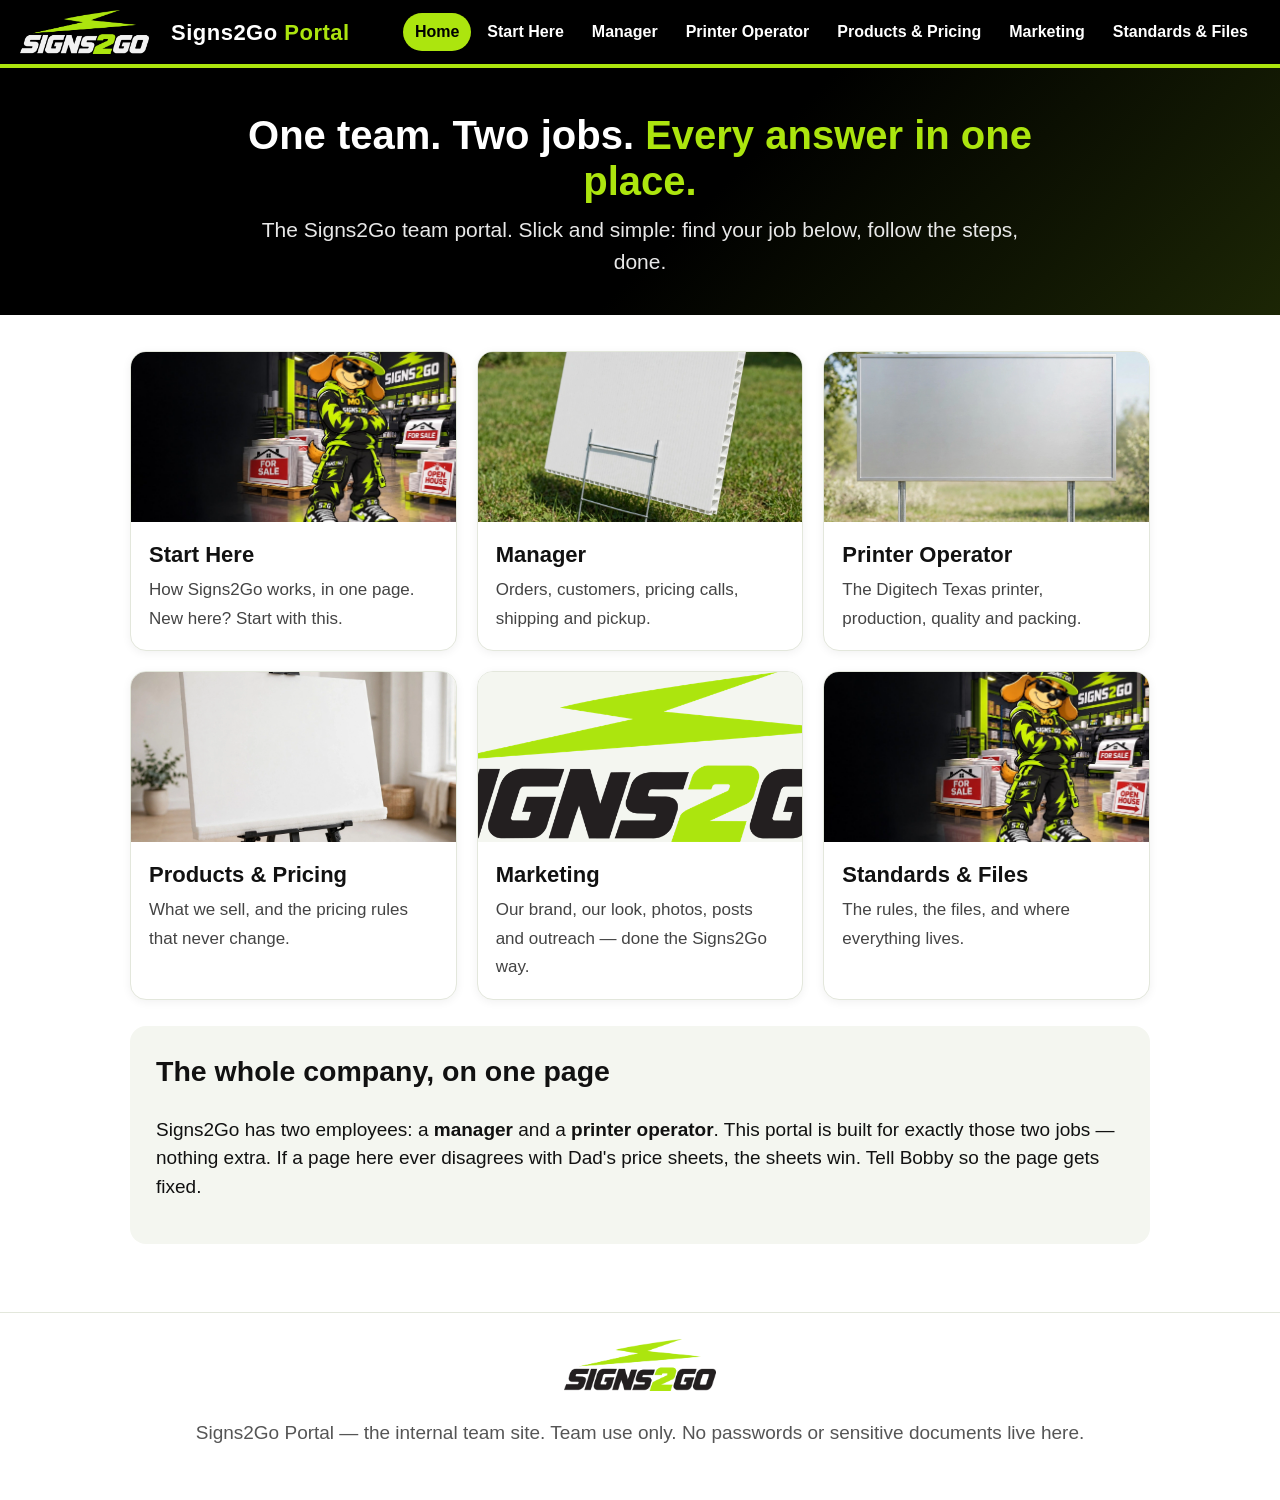
<file: index.html>
<!DOCTYPE html>
<html lang="en">
<head>
<meta charset="utf-8">
<meta name="viewport" content="width=device-width, initial-scale=1">
<title>Home — Signs2Go Portal</title>
<link rel="stylesheet" href="styles.css">
</head>
<body>
<header class="topbar">
  <a class="brand" href="index.html"><img src="images/logo-white.png" alt="Signs2Go"></a>
  <div class="portalname">Signs2Go <span>Portal</span></div>
  <nav><a href="index.html" class=active>Home</a><a href="start.html">Start Here</a><a href="manager.html">Manager</a><a href="printer.html">Printer Operator</a><a href="products.html">Products & Pricing</a><a href="marketing.html">Marketing</a><a href="standards.html">Standards & Files</a></nav>
</header>
<section class="hero">
  <h1>One team. Two jobs. <em>Every answer in one place.</em></h1>
  <p>The Signs2Go team portal. Slick and simple: find your job below, follow the steps, done.</p>
</section>
<main>
<div class="grid"><a class="card" href="start.html"><img class="cardimg" src="images/shop.jpg" alt=""><span class="cardbody"><strong>Start Here</strong><span>How Signs2Go works, in one page. New here? Start with this.</span></span></a><a class="card" href="manager.html"><img class="cardimg" src="images/coroplast.webp" alt=""><span class="cardbody"><strong>Manager</strong><span>Orders, customers, pricing calls, shipping and pickup.</span></span></a><a class="card" href="printer.html"><img class="cardimg" src="images/maxmetal.webp" alt=""><span class="cardbody"><strong>Printer Operator</strong><span>The Digitech Texas printer, production, quality and packing.</span></span></a><a class="card" href="products.html"><img class="cardimg" src="images/foamboard.webp" alt=""><span class="cardbody"><strong>Products & Pricing</strong><span>What we sell, and the pricing rules that never change.</span></span></a><a class="card" href="marketing.html"><img class="cardimg" src="images/logo-black.png" alt=""><span class="cardbody"><strong>Marketing</strong><span>Our brand, our look, photos, posts and outreach — done the Signs2Go way.</span></span></a><a class="card" href="standards.html"><img class="cardimg" src="images/shop.jpg" alt=""><span class="cardbody"><strong>Standards & Files</strong><span>The rules, the files, and where everything lives.</span></span></a></div><section class="band"><h2>The whole company, on one page</h2><p>Signs2Go has two employees: a <strong>manager</strong> and a <strong>printer operator</strong>. This portal is built for exactly those two jobs — nothing extra. If a page here ever disagrees with Dad's price sheets, the sheets win. Tell Bobby so the page gets fixed.</p></section>
</main>
<footer>
  <img src="images/logo-black.png" alt="Signs2Go">
  <p>Signs2Go Portal — the internal team site. Team use only. No passwords or sensitive documents live here.</p>
</footer>
<script src="steps.js"></script>
</body>
</html>
</file>
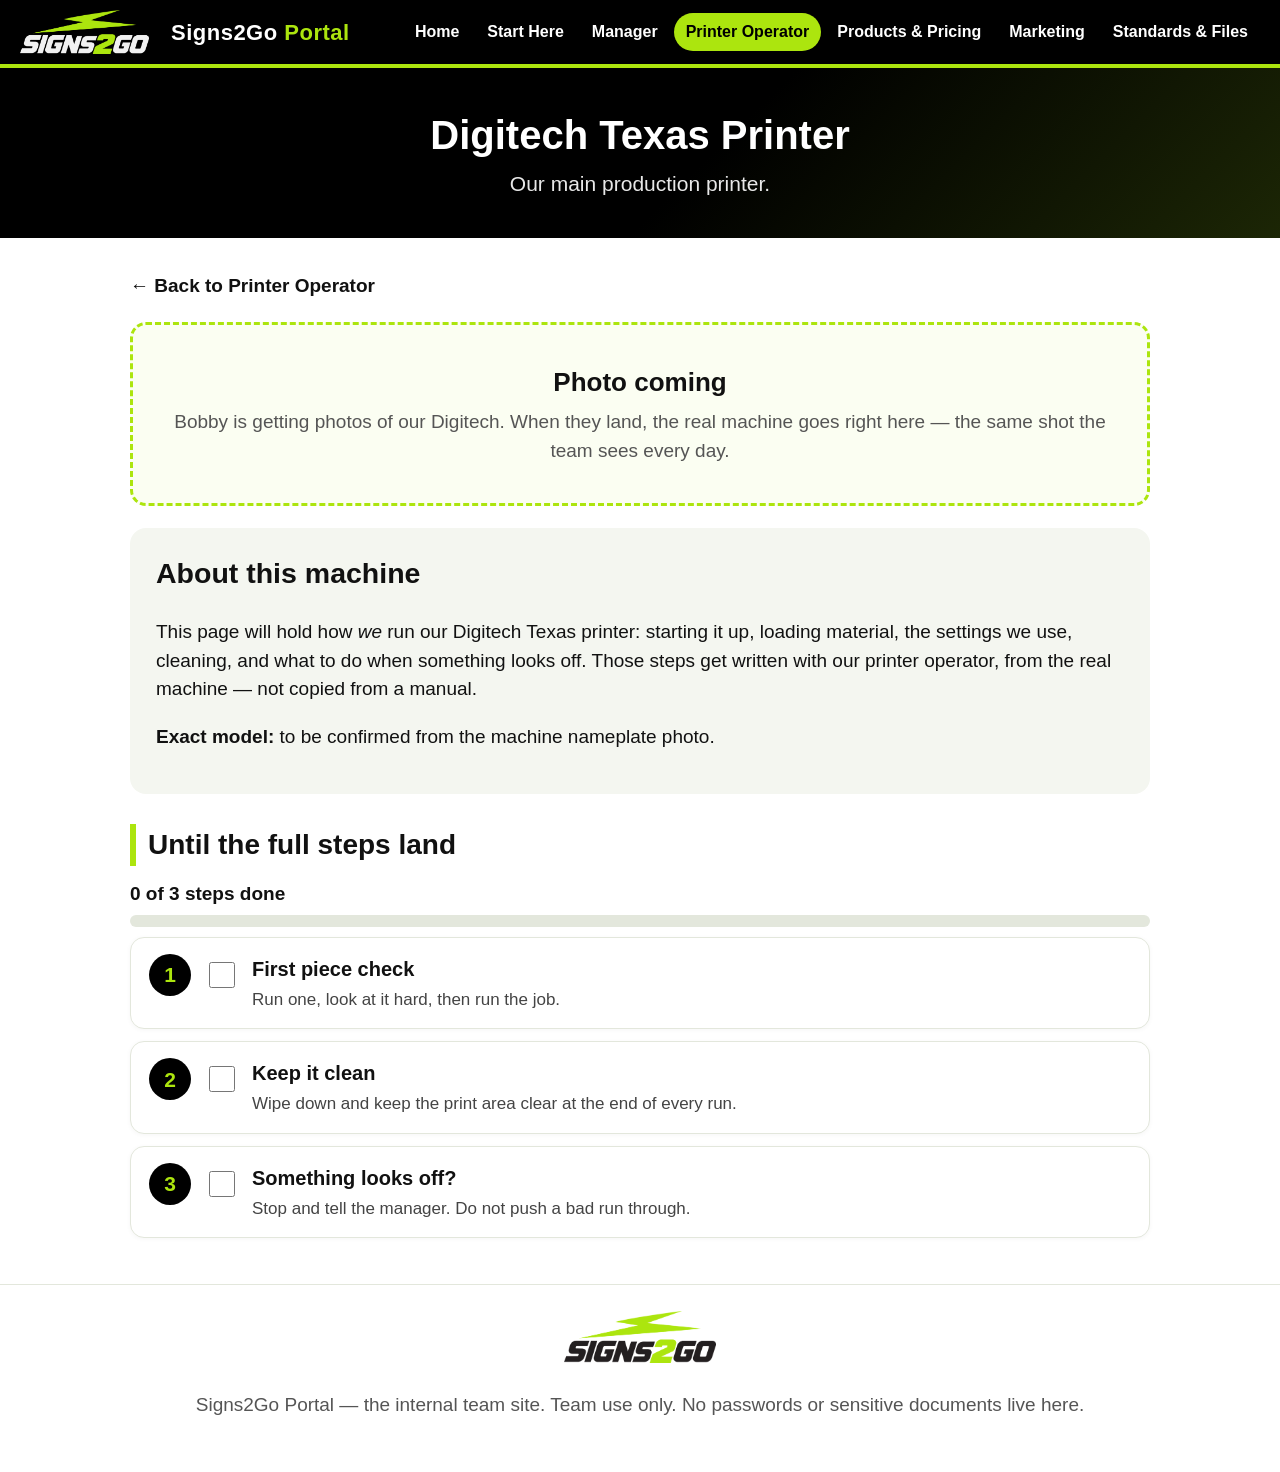
<file: digitech.html>
<!DOCTYPE html>
<html lang="en">
<head>
<meta charset="utf-8">
<meta name="viewport" content="width=device-width, initial-scale=1">
<title>Digitech Texas Printer — Signs2Go Portal</title>
<link rel="stylesheet" href="styles.css">
</head>
<body>
<header class="topbar">
  <a class="brand" href="index.html"><img src="images/logo-white.png" alt="Signs2Go"></a>
  <div class="portalname">Signs2Go <span>Portal</span></div>
  <nav><a href="index.html">Home</a><a href="start.html">Start Here</a><a href="manager.html">Manager</a><a href="printer.html" class=active>Printer Operator</a><a href="products.html">Products & Pricing</a><a href="marketing.html">Marketing</a><a href="standards.html">Standards & Files</a></nav>
</header>
<section class="hero">
  <h1>Digitech Texas Printer</h1>
  <p>Our main production printer.</p>
</section>
<main>
<a class="back" href="printer.html">&larr; Back to Printer Operator</a><div class="photospot"><strong>Photo coming</strong><span>Bobby is getting photos of our Digitech. When they land, the real machine goes right here — the same shot the team sees every day.</span></div><section class="band"><h2>About this machine</h2><p>This page will hold how <em>we</em> run our Digitech Texas printer: starting it up, loading material, the settings we use, cleaning, and what to do when something looks off. Those steps get written with our printer operator, from the real machine — not copied from a manual.</p><p><strong>Exact model:</strong> to be confirmed from the machine nameplate photo.</p></section><h2 class="sect">Until the full steps land</h2><div class="progresswrap"><span class="progresstext">0 of 3 steps done</span><div class="progress"><div class="bar"></div></div></div><div class="steps"><label class="step"><input type="checkbox" class="stepcheck"><span><span class="steptitle">First piece check</span><p>Run one, look at it hard, then run the job.</p></span></label><label class="step"><input type="checkbox" class="stepcheck"><span><span class="steptitle">Keep it clean</span><p>Wipe down and keep the print area clear at the end of every run.</p></span></label><label class="step"><input type="checkbox" class="stepcheck"><span><span class="steptitle">Something looks off?</span><p>Stop and tell the manager. Do not push a bad run through.</p></span></label></div><p class="alldone" hidden>All steps done. Nice work.</p>
</main>
<footer>
  <img src="images/logo-black.png" alt="Signs2Go">
  <p>Signs2Go Portal — the internal team site. Team use only. No passwords or sensitive documents live here.</p>
</footer>
<script src="steps.js"></script>
</body>
</html>
</file>
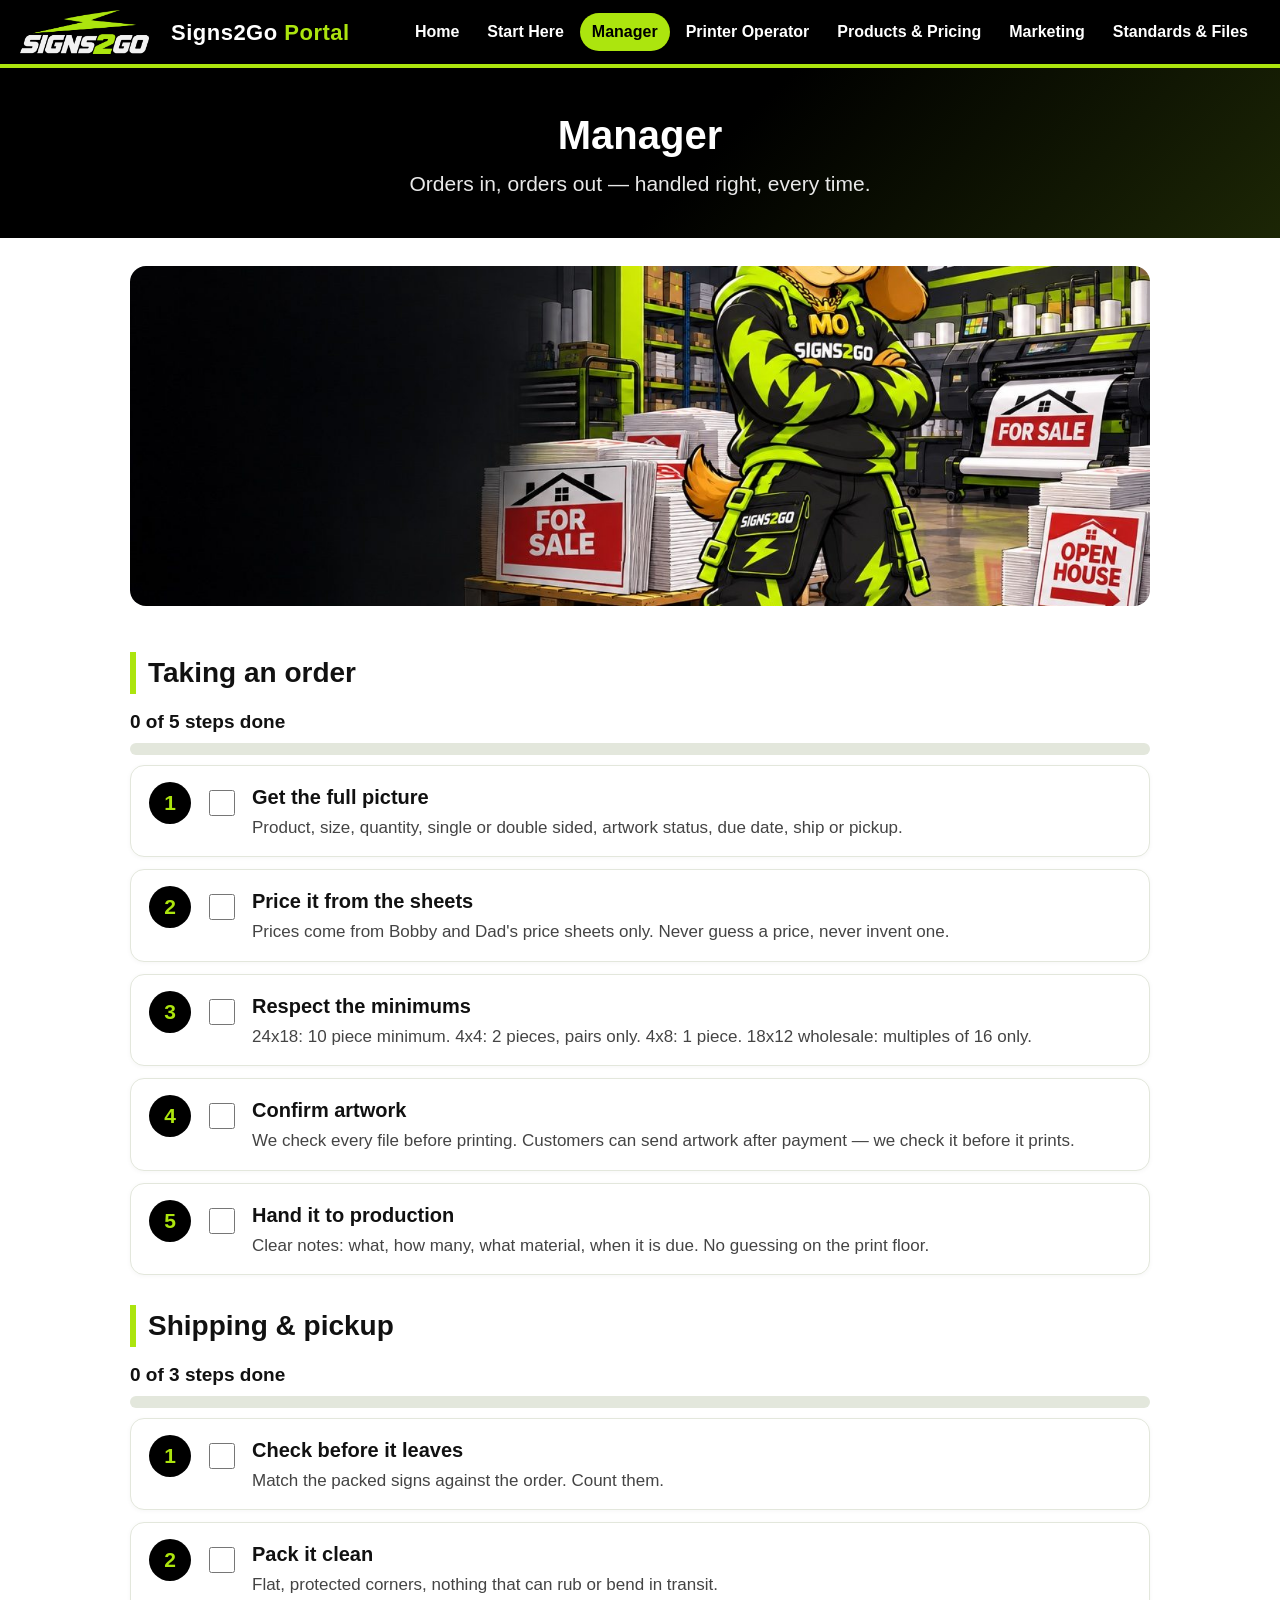
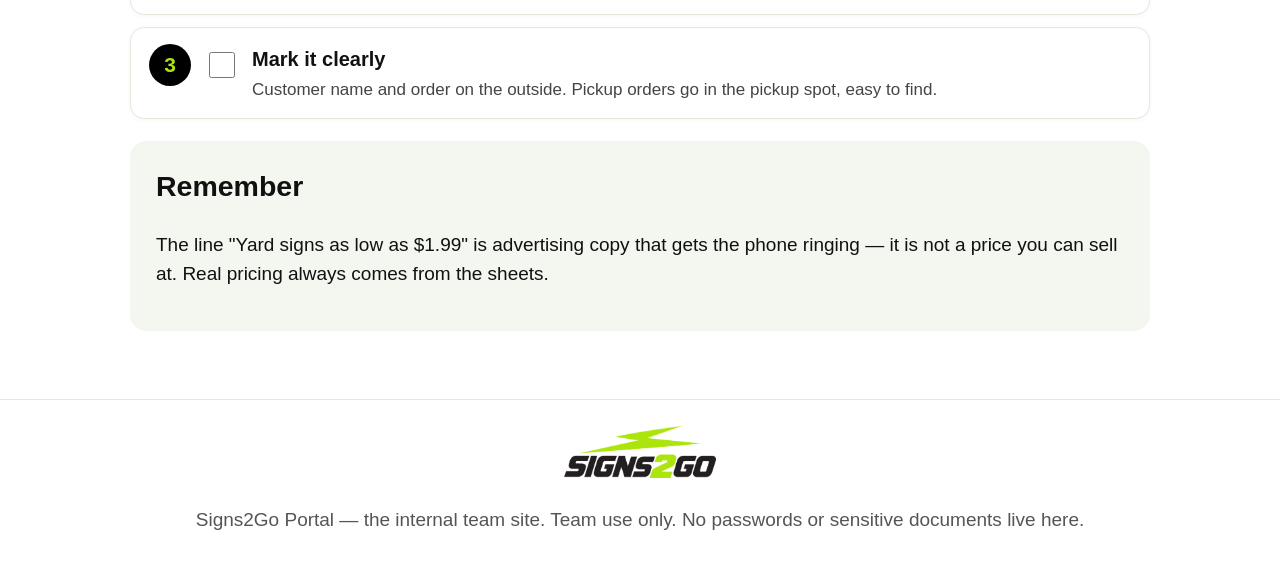
<file: manager.html>
<!DOCTYPE html>
<html lang="en">
<head>
<meta charset="utf-8">
<meta name="viewport" content="width=device-width, initial-scale=1">
<title>Manager — Signs2Go Portal</title>
<link rel="stylesheet" href="styles.css">
</head>
<body>
<header class="topbar">
  <a class="brand" href="index.html"><img src="images/logo-white.png" alt="Signs2Go"></a>
  <div class="portalname">Signs2Go <span>Portal</span></div>
  <nav><a href="index.html">Home</a><a href="start.html">Start Here</a><a href="manager.html" class=active>Manager</a><a href="printer.html">Printer Operator</a><a href="products.html">Products & Pricing</a><a href="marketing.html">Marketing</a><a href="standards.html">Standards & Files</a></nav>
</header>
<section class="hero">
  <h1>Manager</h1>
  <p>Orders in, orders out — handled right, every time.</p>
</section>
<main>
<img class="pageimg" src="images/shop.jpg" alt=""><h2 class="sect">Taking an order</h2><div class="progresswrap"><span class="progresstext">0 of 5 steps done</span><div class="progress"><div class="bar"></div></div></div><div class="steps"><label class="step"><input type="checkbox" class="stepcheck"><span><span class="steptitle">Get the full picture</span><p>Product, size, quantity, single or double sided, artwork status, due date, ship or pickup.</p></span></label><label class="step"><input type="checkbox" class="stepcheck"><span><span class="steptitle">Price it from the sheets</span><p>Prices come from Bobby and Dad's price sheets only. Never guess a price, never invent one.</p></span></label><label class="step"><input type="checkbox" class="stepcheck"><span><span class="steptitle">Respect the minimums</span><p>24x18: 10 piece minimum. 4x4: 2 pieces, pairs only. 4x8: 1 piece. 18x12 wholesale: multiples of 16 only.</p></span></label><label class="step"><input type="checkbox" class="stepcheck"><span><span class="steptitle">Confirm artwork</span><p>We check every file before printing. Customers can send artwork after payment — we check it before it prints.</p></span></label><label class="step"><input type="checkbox" class="stepcheck"><span><span class="steptitle">Hand it to production</span><p>Clear notes: what, how many, what material, when it is due. No guessing on the print floor.</p></span></label></div><p class="alldone" hidden>All steps done. Nice work.</p><h2 class="sect">Shipping &amp; pickup</h2><div class="progresswrap"><span class="progresstext">0 of 3 steps done</span><div class="progress"><div class="bar"></div></div></div><div class="steps"><label class="step"><input type="checkbox" class="stepcheck"><span><span class="steptitle">Check before it leaves</span><p>Match the packed signs against the order. Count them.</p></span></label><label class="step"><input type="checkbox" class="stepcheck"><span><span class="steptitle">Pack it clean</span><p>Flat, protected corners, nothing that can rub or bend in transit.</p></span></label><label class="step"><input type="checkbox" class="stepcheck"><span><span class="steptitle">Mark it clearly</span><p>Customer name and order on the outside. Pickup orders go in the pickup spot, easy to find.</p></span></label></div><p class="alldone" hidden>All steps done. Nice work.</p><section class="band"><h2>Remember</h2><p>The line "Yard signs as low as $1.99" is advertising copy that gets the phone ringing — it is not a price you can sell at. Real pricing always comes from the sheets.</p></section>
</main>
<footer>
  <img src="images/logo-black.png" alt="Signs2Go">
  <p>Signs2Go Portal — the internal team site. Team use only. No passwords or sensitive documents live here.</p>
</footer>
<script src="steps.js"></script>
</body>
</html>
</file>
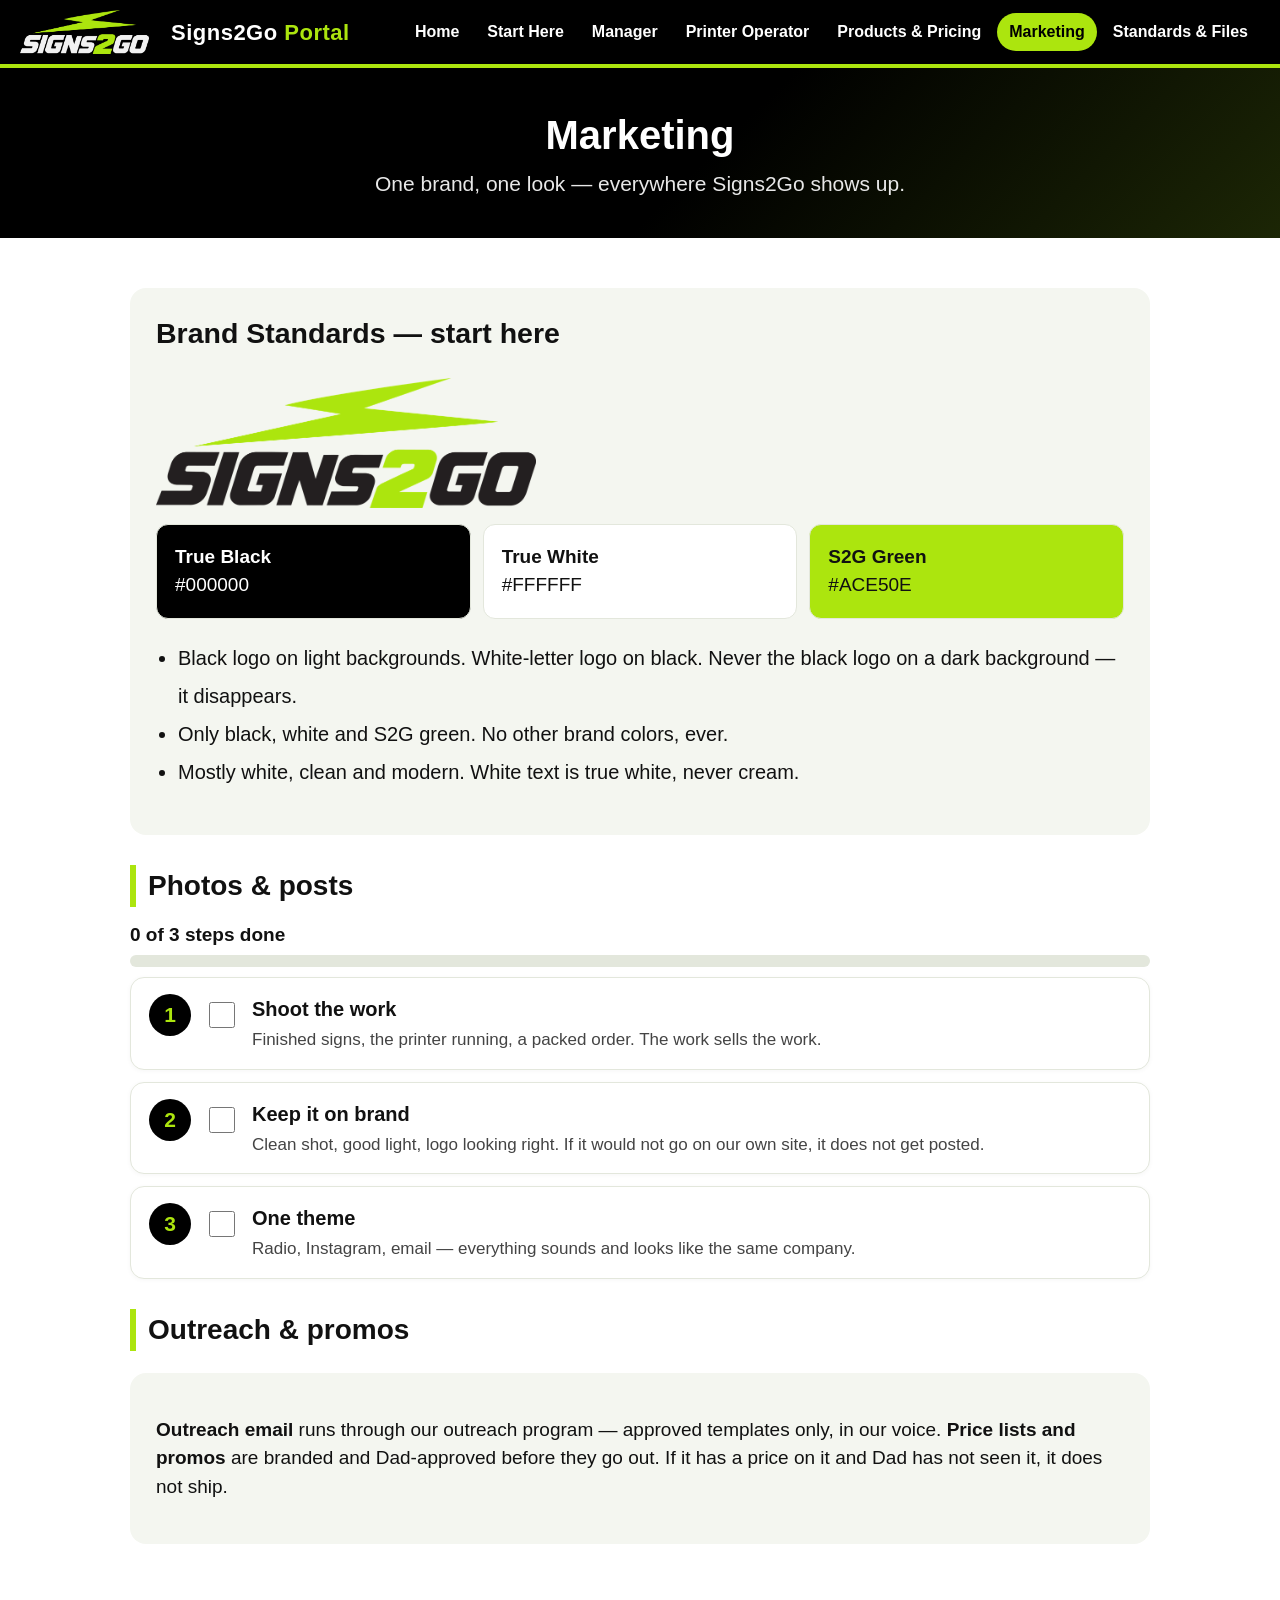
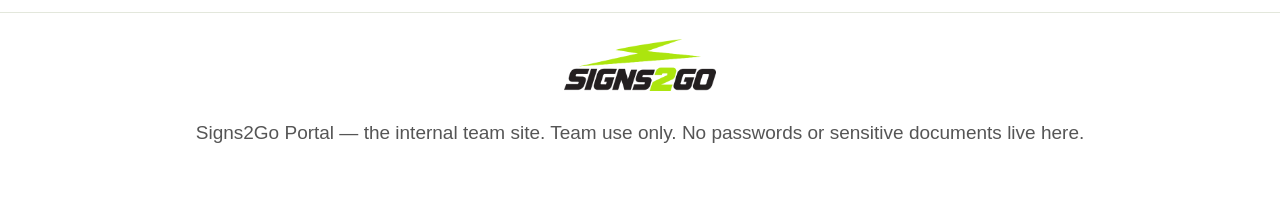
<file: marketing.html>
<!DOCTYPE html>
<html lang="en">
<head>
<meta charset="utf-8">
<meta name="viewport" content="width=device-width, initial-scale=1">
<title>Marketing — Signs2Go Portal</title>
<link rel="stylesheet" href="styles.css">
</head>
<body>
<header class="topbar">
  <a class="brand" href="index.html"><img src="images/logo-white.png" alt="Signs2Go"></a>
  <div class="portalname">Signs2Go <span>Portal</span></div>
  <nav><a href="index.html">Home</a><a href="start.html">Start Here</a><a href="manager.html">Manager</a><a href="printer.html">Printer Operator</a><a href="products.html">Products & Pricing</a><a href="marketing.html" class=active>Marketing</a><a href="standards.html">Standards & Files</a></nav>
</header>
<section class="hero">
  <h1>Marketing</h1>
  <p>One brand, one look — everywhere Signs2Go shows up.</p>
</section>
<main>
<section class="band"><h2>Brand Standards — start here</h2><img class="brandlogo" src="images/logo-black.png" alt="Signs2Go logo"><div class="swatches"><div class="sw black"><strong>True Black</strong><span>#000000</span></div><div class="sw white"><strong>True White</strong><span>#FFFFFF</span></div><div class="sw green"><strong>S2G Green</strong><span>#ACE50E</span></div></div><ul class="biglist"><li>Black logo on light backgrounds. White-letter logo on black. Never the black logo on a dark background — it disappears.</li><li>Only black, white and S2G green. No other brand colors, ever.</li><li>Mostly white, clean and modern. White text is true white, never cream.</li></ul></section><h2 class="sect">Photos &amp; posts</h2><div class="progresswrap"><span class="progresstext">0 of 3 steps done</span><div class="progress"><div class="bar"></div></div></div><div class="steps"><label class="step"><input type="checkbox" class="stepcheck"><span><span class="steptitle">Shoot the work</span><p>Finished signs, the printer running, a packed order. The work sells the work.</p></span></label><label class="step"><input type="checkbox" class="stepcheck"><span><span class="steptitle">Keep it on brand</span><p>Clean shot, good light, logo looking right. If it would not go on our own site, it does not get posted.</p></span></label><label class="step"><input type="checkbox" class="stepcheck"><span><span class="steptitle">One theme</span><p>Radio, Instagram, email — everything sounds and looks like the same company.</p></span></label></div><p class="alldone" hidden>All steps done. Nice work.</p><h2 class="sect">Outreach &amp; promos</h2><section class="band"><p><strong>Outreach email</strong> runs through our outreach program — approved templates only, in our voice. <strong>Price lists and promos</strong> are branded and Dad-approved before they go out. If it has a price on it and Dad has not seen it, it does not ship.</p></section>
</main>
<footer>
  <img src="images/logo-black.png" alt="Signs2Go">
  <p>Signs2Go Portal — the internal team site. Team use only. No passwords or sensitive documents live here.</p>
</footer>
<script src="steps.js"></script>
</body>
</html>
</file>
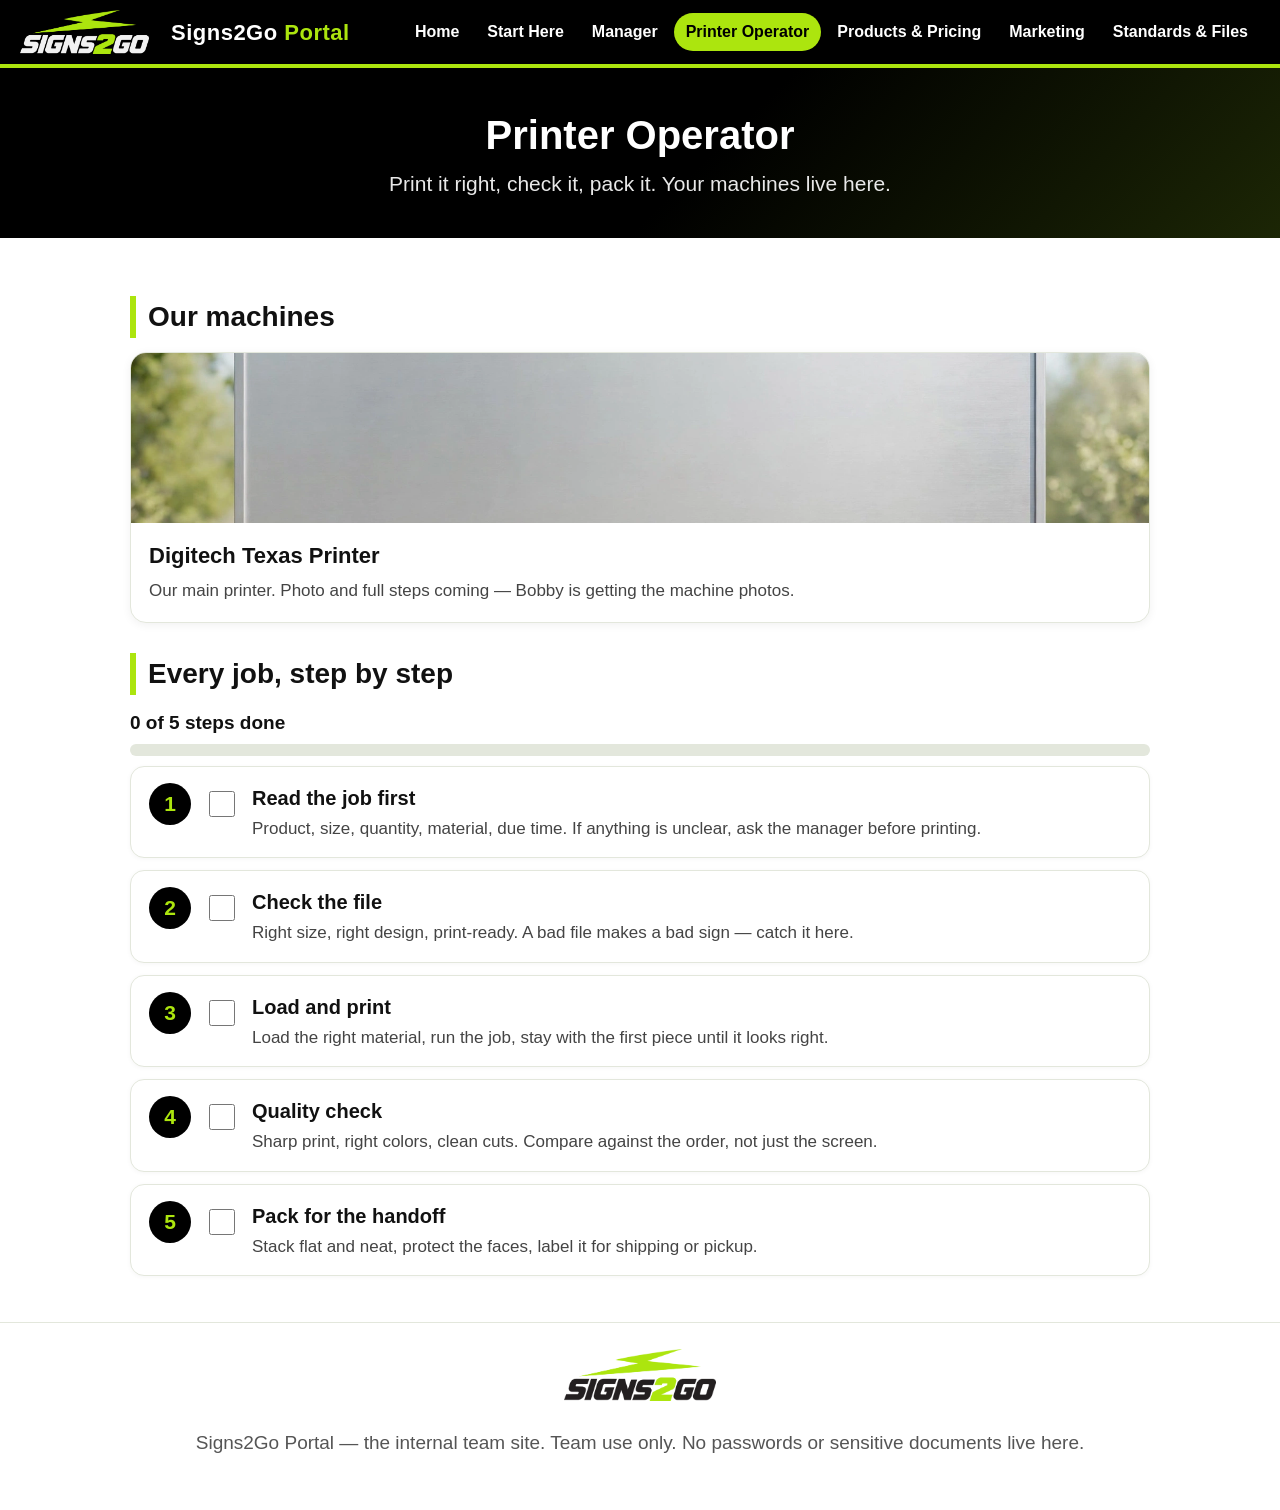
<file: printer.html>
<!DOCTYPE html>
<html lang="en">
<head>
<meta charset="utf-8">
<meta name="viewport" content="width=device-width, initial-scale=1">
<title>Printer Operator — Signs2Go Portal</title>
<link rel="stylesheet" href="styles.css">
</head>
<body>
<header class="topbar">
  <a class="brand" href="index.html"><img src="images/logo-white.png" alt="Signs2Go"></a>
  <div class="portalname">Signs2Go <span>Portal</span></div>
  <nav><a href="index.html">Home</a><a href="start.html">Start Here</a><a href="manager.html">Manager</a><a href="printer.html" class=active>Printer Operator</a><a href="products.html">Products & Pricing</a><a href="marketing.html">Marketing</a><a href="standards.html">Standards & Files</a></nav>
</header>
<section class="hero">
  <h1>Printer Operator</h1>
  <p>Print it right, check it, pack it. Your machines live here.</p>
</section>
<main>
<h2 class="sect">Our machines</h2><div class="grid"><a class="card" href="digitech.html"><img class="cardimg" src="images/maxmetal.webp" alt=""><span class="cardbody"><strong>Digitech Texas Printer</strong><span>Our main printer. Photo and full steps coming — Bobby is getting the machine photos.</span></span></a></div><h2 class="sect">Every job, step by step</h2><div class="progresswrap"><span class="progresstext">0 of 5 steps done</span><div class="progress"><div class="bar"></div></div></div><div class="steps"><label class="step"><input type="checkbox" class="stepcheck"><span><span class="steptitle">Read the job first</span><p>Product, size, quantity, material, due time. If anything is unclear, ask the manager before printing.</p></span></label><label class="step"><input type="checkbox" class="stepcheck"><span><span class="steptitle">Check the file</span><p>Right size, right design, print-ready. A bad file makes a bad sign — catch it here.</p></span></label><label class="step"><input type="checkbox" class="stepcheck"><span><span class="steptitle">Load and print</span><p>Load the right material, run the job, stay with the first piece until it looks right.</p></span></label><label class="step"><input type="checkbox" class="stepcheck"><span><span class="steptitle">Quality check</span><p>Sharp print, right colors, clean cuts. Compare against the order, not just the screen.</p></span></label><label class="step"><input type="checkbox" class="stepcheck"><span><span class="steptitle">Pack for the handoff</span><p>Stack flat and neat, protect the faces, label it for shipping or pickup.</p></span></label></div><p class="alldone" hidden>All steps done. Nice work.</p>
</main>
<footer>
  <img src="images/logo-black.png" alt="Signs2Go">
  <p>Signs2Go Portal — the internal team site. Team use only. No passwords or sensitive documents live here.</p>
</footer>
<script src="steps.js"></script>
</body>
</html>
</file>
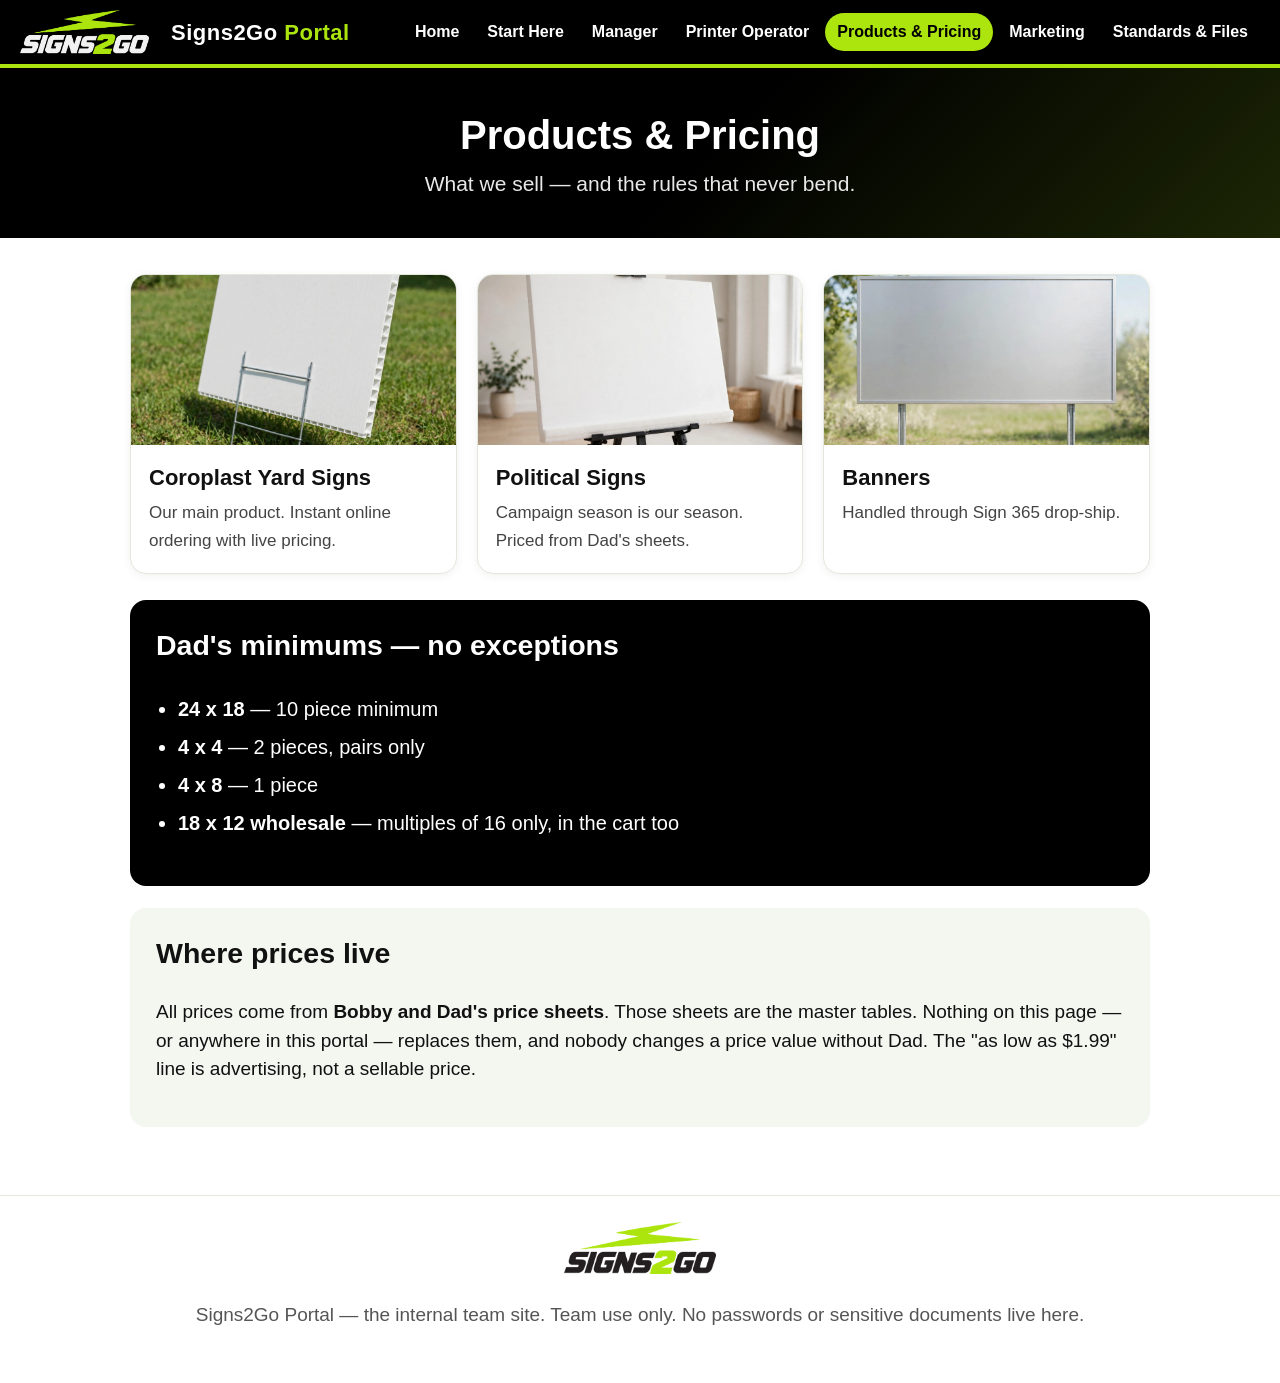
<file: products.html>
<!DOCTYPE html>
<html lang="en">
<head>
<meta charset="utf-8">
<meta name="viewport" content="width=device-width, initial-scale=1">
<title>Products & Pricing — Signs2Go Portal</title>
<link rel="stylesheet" href="styles.css">
</head>
<body>
<header class="topbar">
  <a class="brand" href="index.html"><img src="images/logo-white.png" alt="Signs2Go"></a>
  <div class="portalname">Signs2Go <span>Portal</span></div>
  <nav><a href="index.html">Home</a><a href="start.html">Start Here</a><a href="manager.html">Manager</a><a href="printer.html">Printer Operator</a><a href="products.html" class=active>Products & Pricing</a><a href="marketing.html">Marketing</a><a href="standards.html">Standards & Files</a></nav>
</header>
<section class="hero">
  <h1>Products &amp; Pricing</h1>
  <p>What we sell — and the rules that never bend.</p>
</section>
<main>
<div class="grid"><a class="card" href="products.html"><img class="cardimg" src="images/coroplast.webp" alt=""><span class="cardbody"><strong>Coroplast Yard Signs</strong><span>Our main product. Instant online ordering with live pricing.</span></span></a><a class="card" href="products.html"><img class="cardimg" src="images/foamboard.webp" alt=""><span class="cardbody"><strong>Political Signs</strong><span>Campaign season is our season. Priced from Dad's sheets.</span></span></a><a class="card" href="products.html"><img class="cardimg" src="images/maxmetal.webp" alt=""><span class="cardbody"><strong>Banners</strong><span>Handled through Sign 365 drop-ship.</span></span></a></div><section class="band dark"><h2>Dad's minimums — no exceptions</h2><ul class="biglist"><li><strong>24 x 18</strong> — 10 piece minimum</li><li><strong>4 x 4</strong> — 2 pieces, pairs only</li><li><strong>4 x 8</strong> — 1 piece</li><li><strong>18 x 12 wholesale</strong> — multiples of 16 only, in the cart too</li></ul></section><section class="band"><h2>Where prices live</h2><p>All prices come from <strong>Bobby and Dad's price sheets</strong>. Those sheets are the master tables. Nothing on this page — or anywhere in this portal — replaces them, and nobody changes a price value without Dad. The "as low as $1.99" line is advertising, not a sellable price.</p></section>
</main>
<footer>
  <img src="images/logo-black.png" alt="Signs2Go">
  <p>Signs2Go Portal — the internal team site. Team use only. No passwords or sensitive documents live here.</p>
</footer>
<script src="steps.js"></script>
</body>
</html>
</file>
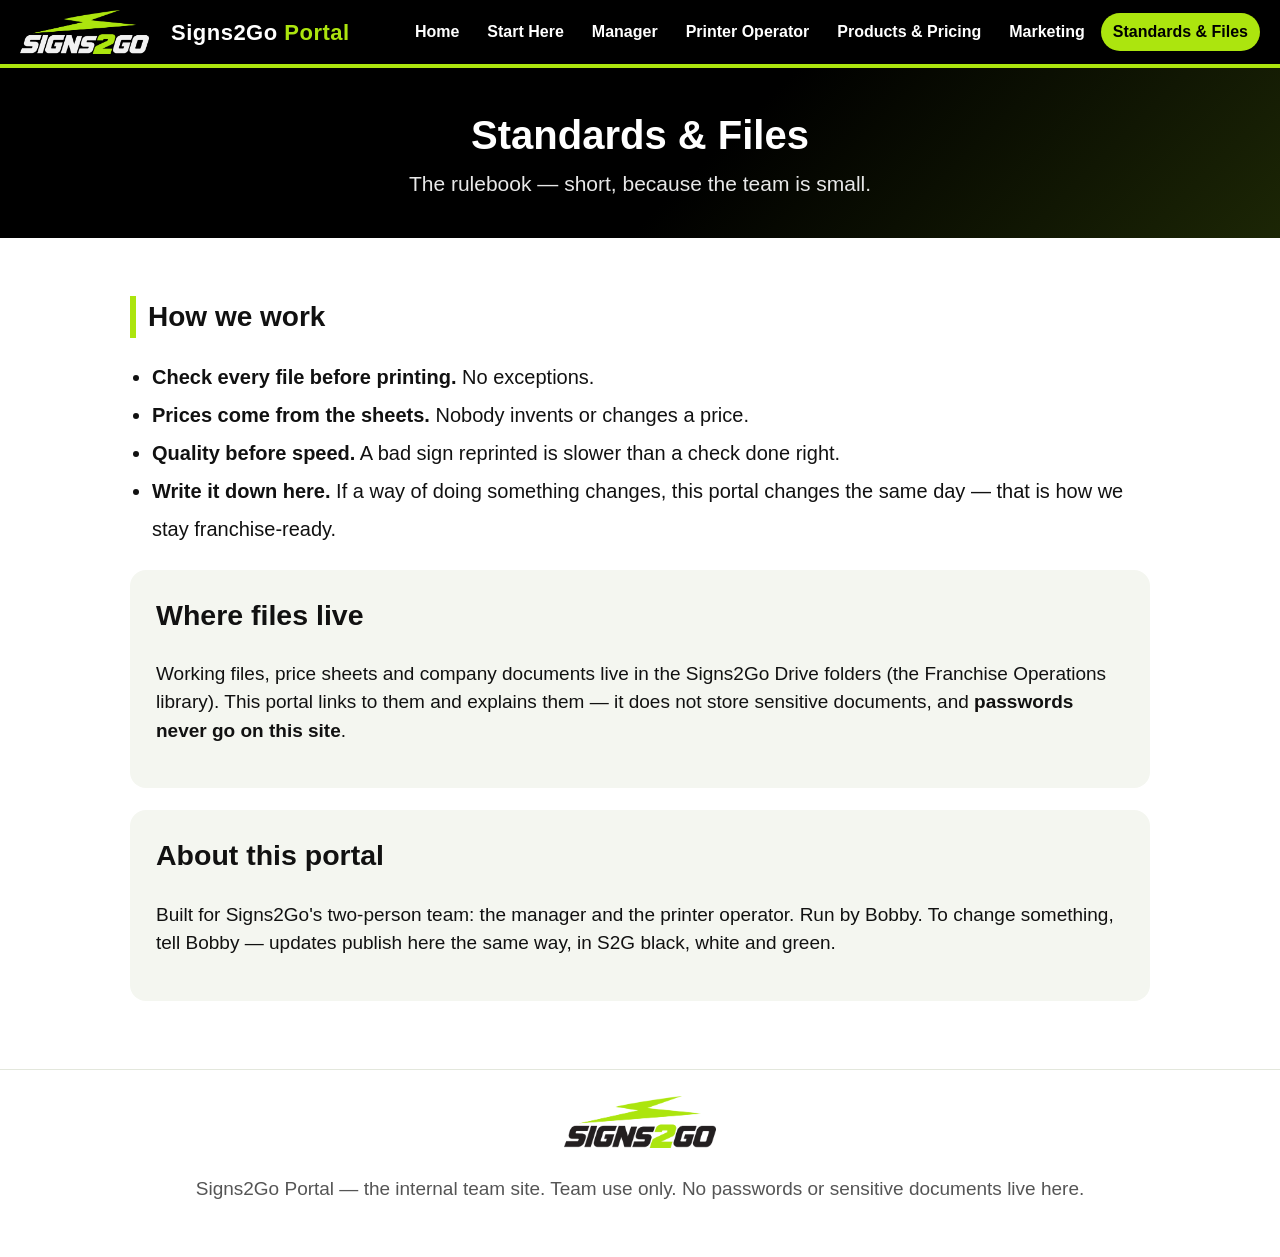
<file: standards.html>
<!DOCTYPE html>
<html lang="en">
<head>
<meta charset="utf-8">
<meta name="viewport" content="width=device-width, initial-scale=1">
<title>Standards & Files — Signs2Go Portal</title>
<link rel="stylesheet" href="styles.css">
</head>
<body>
<header class="topbar">
  <a class="brand" href="index.html"><img src="images/logo-white.png" alt="Signs2Go"></a>
  <div class="portalname">Signs2Go <span>Portal</span></div>
  <nav><a href="index.html">Home</a><a href="start.html">Start Here</a><a href="manager.html">Manager</a><a href="printer.html">Printer Operator</a><a href="products.html">Products & Pricing</a><a href="marketing.html">Marketing</a><a href="standards.html" class=active>Standards & Files</a></nav>
</header>
<section class="hero">
  <h1>Standards &amp; Files</h1>
  <p>The rulebook — short, because the team is small.</p>
</section>
<main>
<h2 class="sect">How we work</h2><ul class="biglist"><li><strong>Check every file before printing.</strong> No exceptions.</li><li><strong>Prices come from the sheets.</strong> Nobody invents or changes a price.</li><li><strong>Quality before speed.</strong> A bad sign reprinted is slower than a check done right.</li><li><strong>Write it down here.</strong> If a way of doing something changes, this portal changes the same day — that is how we stay franchise-ready.</li></ul><section class="band"><h2>Where files live</h2><p>Working files, price sheets and company documents live in the Signs2Go Drive folders (the Franchise Operations library). This portal links to them and explains them — it does not store sensitive documents, and <strong>passwords never go on this site</strong>.</p></section><section class="band"><h2>About this portal</h2><p>Built for Signs2Go's two-person team: the manager and the printer operator. Run by Bobby. To change something, tell Bobby — updates publish here the same way, in S2G black, white and green.</p></section>
</main>
<footer>
  <img src="images/logo-black.png" alt="Signs2Go">
  <p>Signs2Go Portal — the internal team site. Team use only. No passwords or sensitive documents live here.</p>
</footer>
<script src="steps.js"></script>
</body>
</html>
</file>
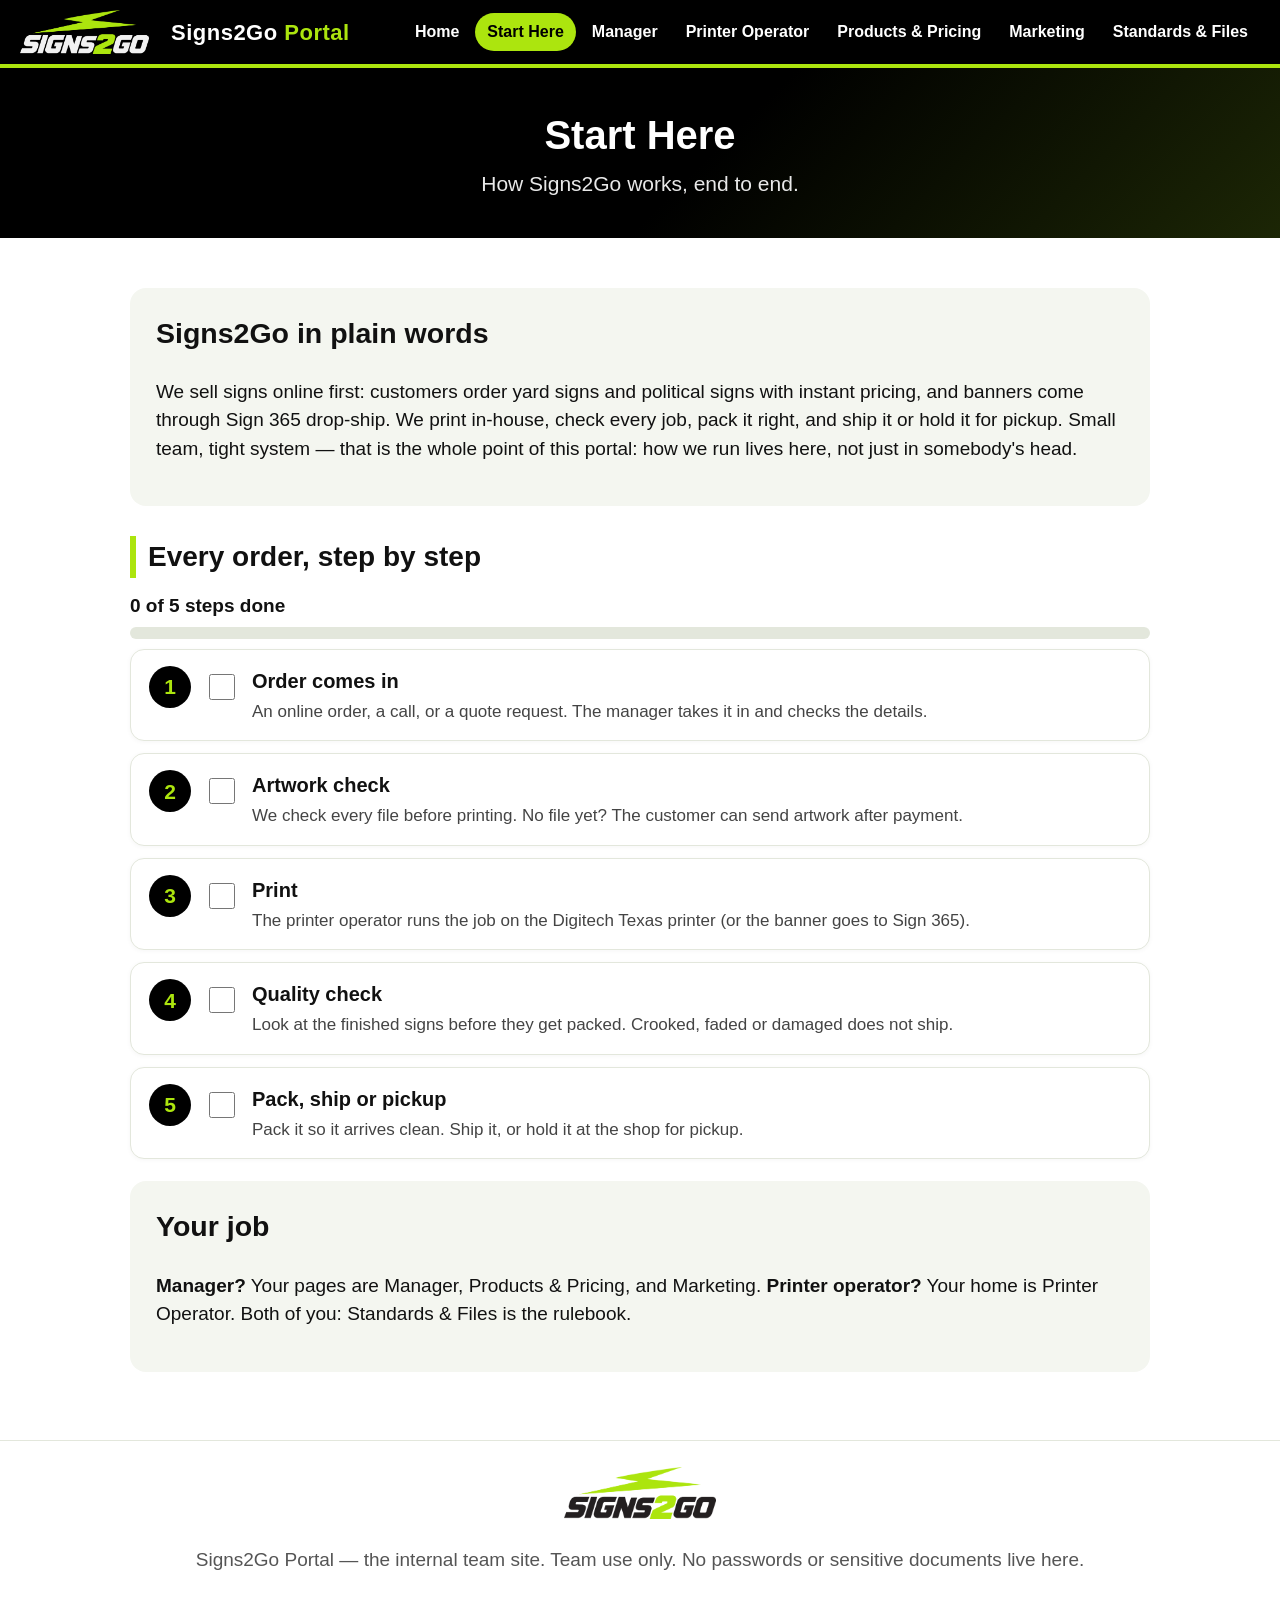
<file: start.html>
<!DOCTYPE html>
<html lang="en">
<head>
<meta charset="utf-8">
<meta name="viewport" content="width=device-width, initial-scale=1">
<title>Start Here — Signs2Go Portal</title>
<link rel="stylesheet" href="styles.css">
</head>
<body>
<header class="topbar">
  <a class="brand" href="index.html"><img src="images/logo-white.png" alt="Signs2Go"></a>
  <div class="portalname">Signs2Go <span>Portal</span></div>
  <nav><a href="index.html">Home</a><a href="start.html" class=active>Start Here</a><a href="manager.html">Manager</a><a href="printer.html">Printer Operator</a><a href="products.html">Products & Pricing</a><a href="marketing.html">Marketing</a><a href="standards.html">Standards & Files</a></nav>
</header>
<section class="hero">
  <h1>Start Here</h1>
  <p>How Signs2Go works, end to end.</p>
</section>
<main>
<section class="band"><h2>Signs2Go in plain words</h2><p>We sell signs online first: customers order yard signs and political signs with instant pricing, and banners come through Sign 365 drop-ship. We print in-house, check every job, pack it right, and ship it or hold it for pickup. Small team, tight system — that is the whole point of this portal: how we run lives here, not just in somebody's head.</p></section><h2 class="sect">Every order, step by step</h2><div class="progresswrap"><span class="progresstext">0 of 5 steps done</span><div class="progress"><div class="bar"></div></div></div><div class="steps"><label class="step"><input type="checkbox" class="stepcheck"><span><span class="steptitle">Order comes in</span><p>An online order, a call, or a quote request. The manager takes it in and checks the details.</p></span></label><label class="step"><input type="checkbox" class="stepcheck"><span><span class="steptitle">Artwork check</span><p>We check every file before printing. No file yet? The customer can send artwork after payment.</p></span></label><label class="step"><input type="checkbox" class="stepcheck"><span><span class="steptitle">Print</span><p>The printer operator runs the job on the Digitech Texas printer (or the banner goes to Sign 365).</p></span></label><label class="step"><input type="checkbox" class="stepcheck"><span><span class="steptitle">Quality check</span><p>Look at the finished signs before they get packed. Crooked, faded or damaged does not ship.</p></span></label><label class="step"><input type="checkbox" class="stepcheck"><span><span class="steptitle">Pack, ship or pickup</span><p>Pack it so it arrives clean. Ship it, or hold it at the shop for pickup.</p></span></label></div><p class="alldone" hidden>All steps done. Nice work.</p><section class="band"><h2>Your job</h2><p><strong>Manager?</strong> Your pages are Manager, Products &amp; Pricing, and Marketing. <strong>Printer operator?</strong> Your home is Printer Operator. Both of you: Standards &amp; Files is the rulebook.</p></section>
</main>
<footer>
  <img src="images/logo-black.png" alt="Signs2Go">
  <p>Signs2Go Portal — the internal team site. Team use only. No passwords or sensitive documents live here.</p>
</footer>
<script src="steps.js"></script>
</body>
</html>
</file>
<file: styles.css>
/* Signs2Go Portal — S2G brand only: true black, true white, S2G green #ACE50E.
   A little slicker than SDUSA Portal: sticky black bar, soft shadows, hover lift.
   Still simple underneath: big type, one idea per card, steps not levels. */
:root{--green:#ACE50E;--black:#000;--white:#fff;--ink:#111;--soft:#f4f6f0;--line:#e3e7dc}
*{box-sizing:border-box}
body{margin:0;font-family:"Segoe UI",Arial,Helvetica,sans-serif;color:var(--ink);background:var(--white);font-size:19px;line-height:1.5}
.topbar{position:sticky;top:0;z-index:10;background:var(--black);border-bottom:4px solid var(--green);padding:10px 20px;display:flex;flex-wrap:wrap;align-items:center;gap:8px 22px}
.topbar .brand img{height:44px;display:block}
.portalname{color:var(--white);font-weight:800;font-size:22px;letter-spacing:.5px}
.portalname span{color:var(--green)}
.topbar nav{margin-left:auto;display:flex;flex-wrap:wrap;gap:4px}
.topbar nav a{color:var(--white);text-decoration:none;font-weight:600;font-size:16px;padding:7px 12px;border-radius:999px}
.topbar nav a:hover{background:#222}
.topbar nav a.active{background:var(--green);color:var(--black)}
.hero{background:linear-gradient(135deg,#000 55%,#1c2605);color:var(--white);padding:44px 20px 38px;text-align:center}
.hero h1{margin:0 auto 10px;max-width:900px;font-size:40px;line-height:1.15}
.hero h1 em{color:var(--green);font-style:normal}
.hero p{margin:0 auto;max-width:760px;font-size:21px;color:#e8e8e8}
main{max-width:1060px;margin:0 auto;padding:28px 20px 10px}
.grid{display:grid;grid-template-columns:repeat(auto-fit,minmax(280px,1fr));gap:20px;margin:8px 0 26px}
.card{display:block;background:var(--white);border:1px solid var(--line);border-radius:16px;overflow:hidden;text-decoration:none;color:var(--ink);box-shadow:0 2px 10px rgba(0,0,0,.06);transition:transform .15s ease,box-shadow .15s ease}
.card:hover{transform:translateY(-4px);box-shadow:0 10px 24px rgba(0,0,0,.13);border-color:var(--green)}
.cardimg{width:100%;height:170px;object-fit:cover;display:block;background:var(--soft)}
.cardbody{display:block;padding:16px 18px 18px}
.cardbody strong{display:block;font-size:22px;margin-bottom:4px}
.cardbody span{font-size:17px;color:#444}
.band{background:var(--soft);border-radius:16px;padding:24px 26px;margin:22px 0}
.band.dark{background:var(--black);color:var(--white)}
.band h2{margin-top:0}
.sect{font-size:28px;margin:30px 0 14px;border-left:6px solid var(--green);padding-left:12px}
.pageimg{width:100%;max-height:340px;object-fit:cover;border-radius:16px;margin-bottom:8px}
.biglist{font-size:20px;line-height:1.9;padding-left:22px}
.progresswrap{margin:14px 0 10px}
.progresstext{font-weight:700}
.progress{height:12px;background:var(--line);border-radius:999px;overflow:hidden;margin-top:6px}
.progress .bar{height:100%;width:0;background:var(--green);transition:width .2s ease}
.steps{display:flex;flex-direction:column;gap:12px;counter-reset:step}
.step{display:flex;gap:14px;align-items:flex-start;background:var(--white);border:1px solid var(--line);border-radius:14px;padding:16px 18px;cursor:pointer;box-shadow:0 1px 5px rgba(0,0,0,.04)}
.step::before{counter-increment:step;content:counter(step);flex:0 0 auto;width:42px;height:42px;border-radius:50%;background:var(--black);color:var(--green);font-weight:800;font-size:21px;display:flex;align-items:center;justify-content:center}
.step.done{border-color:var(--green);background:#f7fbe9}
.step.done::before{background:var(--green);color:var(--black)}
.stepcheck{width:26px;height:26px;margin-top:8px;accent-color:var(--green);flex:0 0 auto}
.steptitle{display:block;font-weight:800;font-size:20px}
.step p{margin:3px 0 0;color:#444;font-size:17px}
.alldone{font-weight:800;color:#3d5a00;background:#eff7d6;border-radius:12px;padding:12px 16px}
.photospot{border:3px dashed var(--green);border-radius:16px;padding:38px 24px;text-align:center;margin:18px 0;background:#fbfef2}
.photospot strong{display:block;font-size:26px;margin-bottom:6px}
.photospot span{color:#555}
.back{display:inline-block;margin:6px 0 4px;font-weight:700;color:var(--ink);text-decoration:none}
.back:hover{color:#3d5a00;text-decoration:underline}
.swatches{display:grid;grid-template-columns:repeat(auto-fit,minmax(150px,1fr));gap:12px;margin:16px 0}
.sw{border-radius:12px;padding:18px;border:1px solid var(--line)}
.sw strong{display:block;font-size:19px}
.sw.black{background:#000;color:#fff}
.sw.white{background:#fff}
.sw.green{background:var(--green)}
.brandlogo{max-width:380px;width:100%;display:block;margin:8px 0 4px}
footer{border-top:1px solid var(--line);margin-top:36px;padding:26px 20px 34px;text-align:center;color:#555}
footer img{height:52px}
@media(max-width:640px){.hero h1{font-size:31px}.topbar nav{margin-left:0}}
</file>
